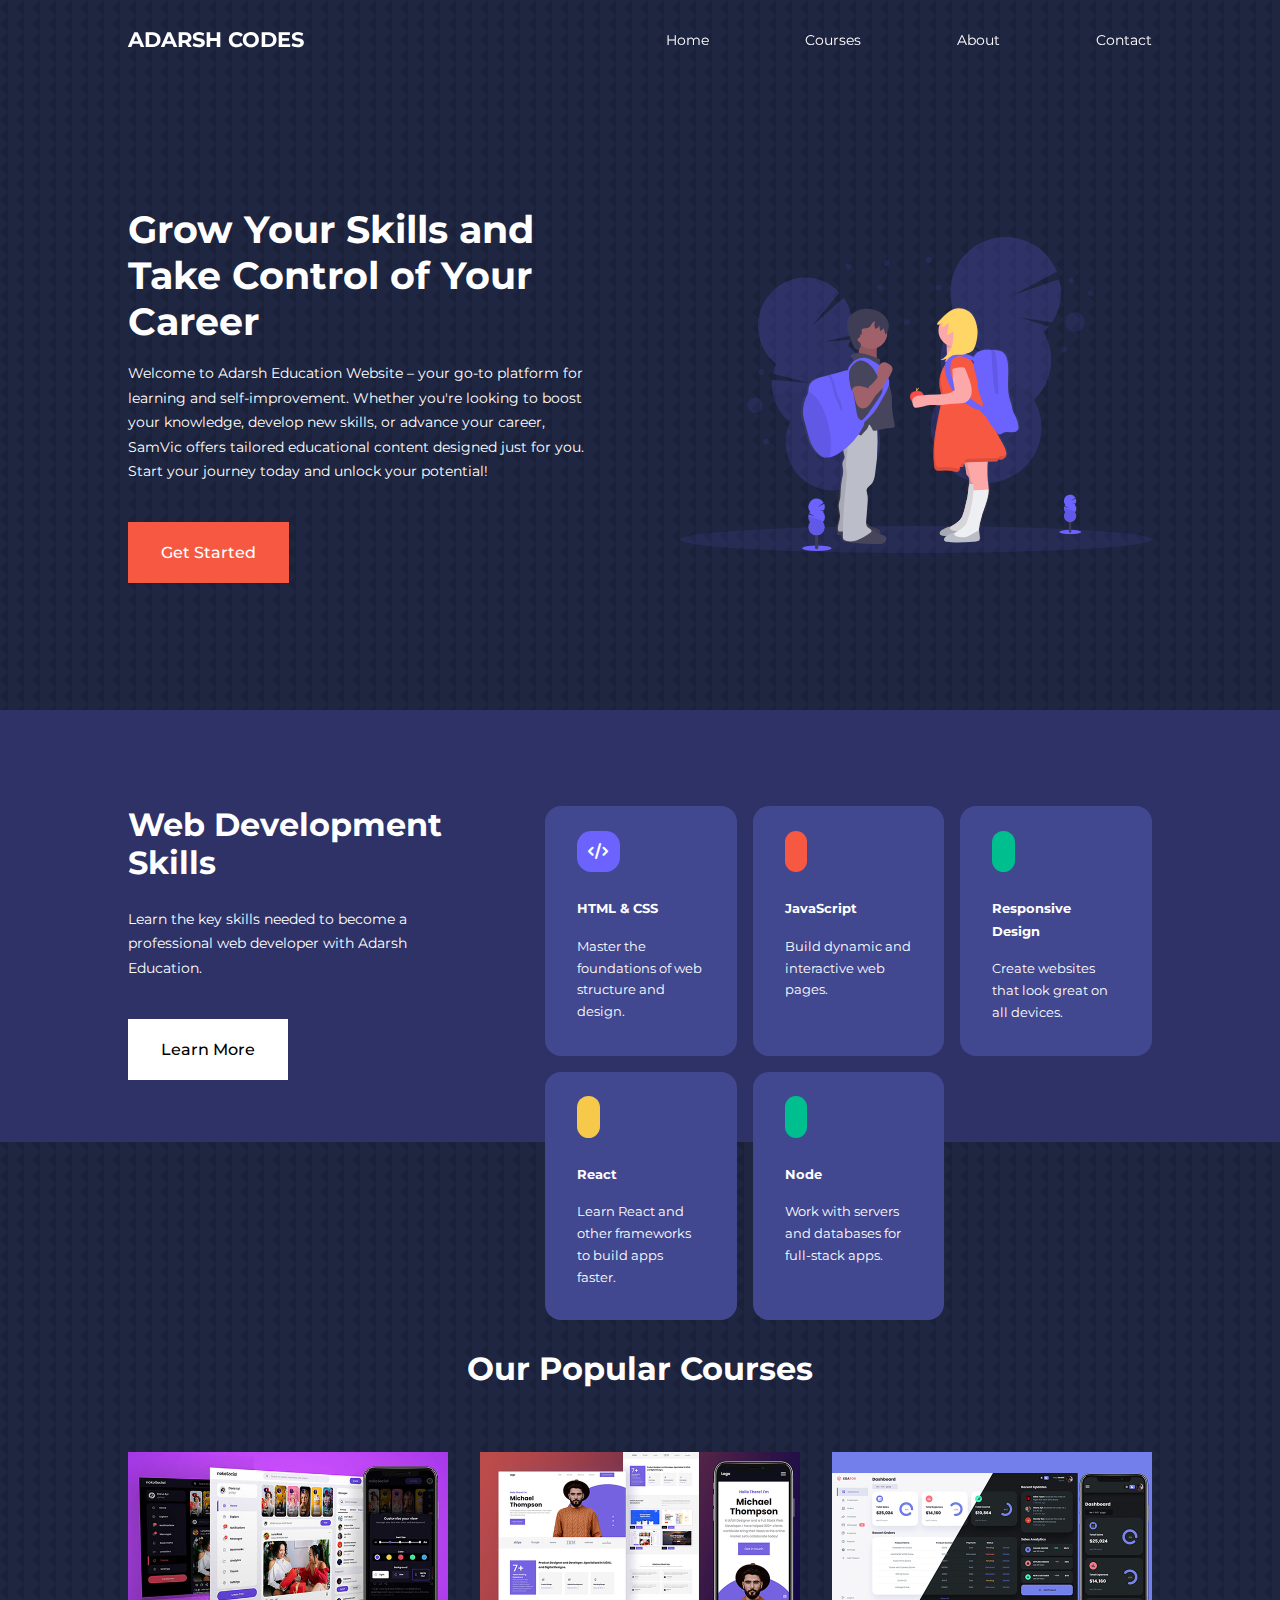
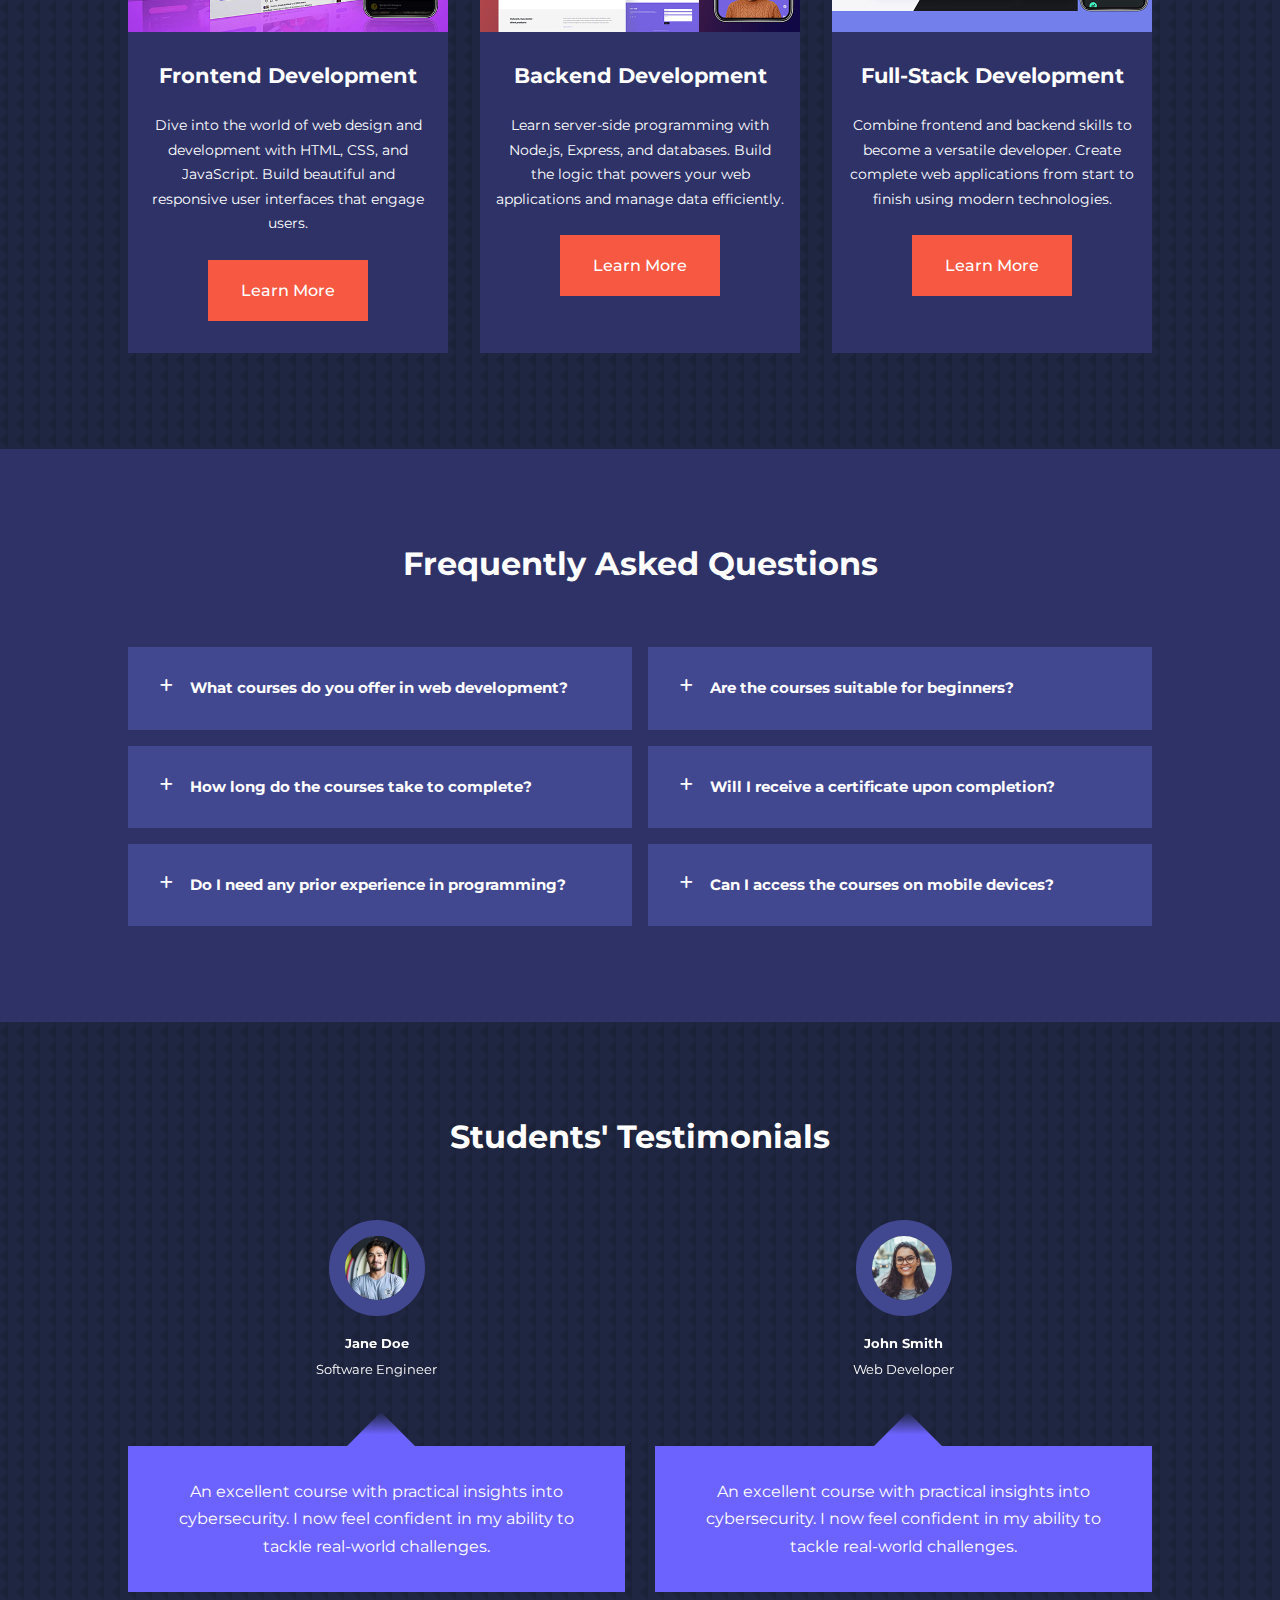
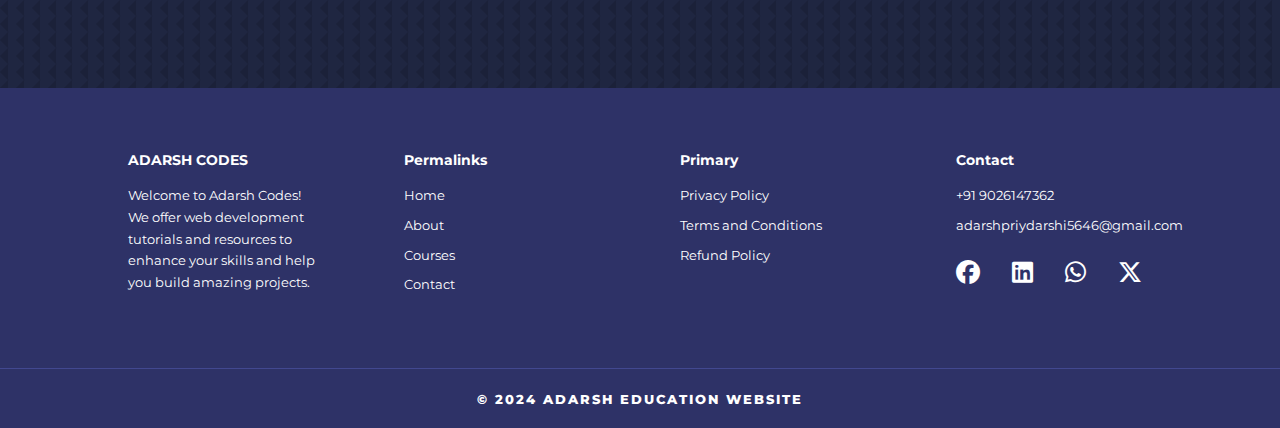
<file: EDUCATION-WEBSITE/index.html>
<!DOCTYPE html>
<html lang="en">
  <!-- ====================== HEAD ===================== -->

  <head>
    <meta charset="UTF-8" />
    <meta name="viewport" content="width=device-width, initial-scale=1.0" />

    <!-- TITLE -->

    <title>ADARSH EDUCATION WEBSITE</title>

    <!-- SWIPER JS -->

    <link
      rel="stylesheet"
      href="https://cdn.jsdelivr.net/npm/swiper@11/swiper-bundle.min.css"
    />
    <!-- FONT AWESOME -->

    <link
      rel="stylesheet"
      href="https://cdnjs.cloudflare.com/ajax/libs/font-awesome/6.6.0/css/all.min.css"
    />

    <!-- CSS STYLE LINK -->

    <link rel="stylesheet" href="style.css" />

    <!-- GOOGLE FONT -->

    <link rel="preconnect" href="https://fonts.googleapis.com" />
    <link rel="preconnect" href="https://fonts.gstatic.com" crossorigin />
    <link
      href="https://fonts.googleapis.com/css2?family=Montserrat:ital,wght@0,100..900;1,100..900&display=swap"
      rel="stylesheet"
    />

    <!-- ICON-SCOUT LINK-->

    <link
      rel="stylesheet"
      href="https://unicons.iconscout.com/release/v4.0.8/css/line.css"
    />

    <style>
      body {
        background-image: url("images/bg-texture.png");
      }
    </style>
  </head>

  <body>
    <!-- ====================== NAVBAR ===================== -->

    <nav>
      <div class="container nav-container">
        <a href="index.html"><h4>ADARSH  CODES</h4></a>

        <ul class="menu">
          <li><a href="index.html">Home</a></li>
          <li><a href="courses.html">Courses</a></li>
          <li><a href="about.html">About</a></li>
          <li><a href="contact.html">Contact</a></li>
        </ul>

        <i class="fa-solid fa-bars nav-icon open-menu"></i>
        <i class="fa-solid fa-xmark nav-icon close-menu"></i>
      </div>
    </nav>

    <!-- ====================== HEADER ===================== -->

    <header>
      <div class="container header-container">
        <div class="header-left">
          <h1>Grow Your Skills and Take Control of Your Career</h1>
    
          <p>
            Welcome to Adarsh Education Website – your go-to platform for learning and self-improvement. Whether you're looking to boost your knowledge, develop new skills, or advance your career, SamVic offers tailored educational content designed just for you. Start your journey today and unlock your potential!
          </p>
    
          <a href="/" class="btn btn-primary">Get Started</a>
        </div>
    
        <div class="header-right">
          <div class="image-container">
            <img src="images/header.svg" alt="Adarsh Education Header Image" />
          </div>
        </div>
      </div>
    </header>
    
    

    <!-- ====================== CATEGORIES ===================== -->

    <section class="categories">
      <div class="container category-container">
        <div class="category-left">
          <h2>Web Development Skills</h2>
    
          <p>
            Learn the key skills needed to become a professional web developer with Adarsh Education.
          </p>
    
          <a href="#" class="btn">Learn More</a>
        </div>
    
        <div class="category-right">
          <!-- Category 1: HTML & CSS -->
          <article class="category">
            <span class="category-icon">
              <i class="fas fa-code"></i>
            </span>
    
            <h5>HTML & CSS</h5>
    
            <p>Master the foundations of web structure and design.</p>
          </article>
    
          <!-- Category 2: JavaScript -->
          <article class="category">
            <span class="category-icon">
              <i class="uil uil-brackets-curly"></i>
            </span>
    
            <h5>JavaScript</h5>
    
            <p>Build dynamic and interactive web pages.</p>
          </article>
    
          <!-- Category 3: Responsive Design -->
          <article class="category">
            <span class="category-icon">
              <i class="uil uil-mobile-android"></i>
            </span>
    
            <h5>Responsive Design</h5>
    
            <p>Create websites that look great on all devices.</p>
          </article>
    
          <!-- Category 4: Front-End Frameworks -->
          <article class="category">
            <span class="category-icon">
              <i class="uil uil-layer-group"></i>
            </span>
    
            <h5>React</h5>
    
            <p>Learn React and other frameworks to build apps faster.</p>
          </article>
    
          <!-- Category 5: Back-End Development -->
          <article class="category">
            <span class="category-icon">
              <i class="uil uil-database"></i>
            </span>
    
            <h5>Node</h5>
    
            <p>Work with servers and databases for full-stack apps.</p>
          </article>
        </div>
      </div>
    </section>
    
    

    <!-- ====================== COURSES ===================== -->

    <section class="courses">
      <h2>Our Popular Courses</h2>
    
      <div class="container courses-container">
        <div class="courses-wrapper">
          
          <!-- Course 1: Frontend Development -->
          <div class="course">
            <img src="images/course1.jpg" alt="Frontend Development" />
    
            <div class="course-info">
              <h4>Frontend Development</h4>
    
              <p>
                Dive into the world of web design and development with HTML, CSS, and JavaScript. Build beautiful and responsive user interfaces that engage users.
              </p>
    
              <a href="courses.html" class="btn btn-primary">Learn More</a>
            </div>
          </div>
    
          <!-- Course 2: Backend Development -->
          <div class="course">
            <img src="images/course2.jpg" alt="Backend Development" />
    
            <div class="course-info">
              <h4>Backend Development</h4>
    
              <p>
                Learn server-side programming with Node.js, Express, and databases. Build the logic that powers your web applications and manage data efficiently.
              </p>
    
              <a href="courses.html" class="btn btn-primary">Learn More</a>
            </div>
          </div>
    
          <!-- Course 3: Full-Stack Development -->
          <div class="course">
            <img src="images/course3.jpg" alt="Full-Stack Development" />
    
            <div class="course-info">
              <h4>Full-Stack Development</h4>
    
              <p>
                Combine frontend and backend skills to become a versatile developer. Create complete web applications from start to finish using modern technologies.
              </p>
    
              <a href="courses.html" class="btn btn-primary">Learn More</a>
            </div>
          </div>
    
        </div>
      </div>
    </section>
    
    

    <!-- ====================== FAQ ===================== -->

    <section class="faqs">
      <h2>Frequently Asked Questions</h2>
    
      <div class="container faq-container">
        <div class="faq-wrapper">
    
          <!-- FAQ 1 -->
          <div class="faq">
            <i class="fa-solid fa-plus"></i>
            <div class="question-answer">
              <h4>What courses do you offer in web development?</h4>
              <p class="answer">
                We offer courses in Frontend Development, Backend Development, and Full-Stack Development, covering all essential skills and technologies.
              </p>
            </div>
          </div>
    
          <!-- FAQ 2 -->
          <div class="faq">
            <i class="fa-solid fa-plus"></i>
            <div class="question-answer">
              <h4>Are the courses suitable for beginners?</h4>
              <p class="answer">
                Yes, our courses are designed to cater to all skill levels, including beginners. We provide step-by-step guidance to help you build a solid foundation.
              </p>
            </div>
          </div>
    
          <!-- FAQ 3 -->
          <div class="faq">
            <i class="fa-solid fa-plus"></i>
            <div class="question-answer">
              <h4>How long do the courses take to complete?</h4>
              <p class="answer">
                The duration varies by course, but most can be completed within 4 to 8 weeks, depending on your pace and availability.
              </p>
            </div>
          </div>
    
          <!-- FAQ 4 -->
          <div class="faq">
            <i class="fa-solid fa-plus"></i>
            <div class="question-answer">
              <h4>Will I receive a certificate upon completion?</h4>
              <p class="answer">
                Yes, you will receive a certificate upon successfully completing each course, which you can showcase on your resume and LinkedIn profile.
              </p>
            </div>
          </div>
    
          <!-- FAQ 5 -->
          <div class="faq">
            <i class="fa-solid fa-plus"></i>
            <div class="question-answer">
              <h4>Do I need any prior experience in programming?</h4>
              <p class="answer">
                No prior experience is necessary, but a basic understanding of computers and the internet is helpful.
              </p>
            </div>
          </div>
    
          <!-- FAQ 6 -->
          <div class="faq">
            <i class="fa-solid fa-plus"></i>
            <div class="question-answer">
              <h4>Can I access the courses on mobile devices?</h4>
              <p class="answer">
                Yes, our courses are designed to be accessible on all devices, including smartphones and tablets, for your convenience.
              </p>
            </div>
          </div>
    
        </div>
      </div>
    </section>
    

    <!-- ====================== TESTIMONIALS ===================== -->

    <section class="container testimonials-container mySwiper">
      <h2>Students' Testimonials</h2>
      <div class="swiper-wrapper">
          <div class="testimonial swiper-slide">
              <div class="avatar">
                  <img src="images/tm1.jpg" alt="testimonial-image" />
              </div>
              <div class="testimonial-info">
                  <h5>Jane Doe</h5>
                  <small>Software Engineer</small>
              </div>
              <div class="testimonial-body">
                  <p>
                    An excellent course with practical insights into cybersecurity. I now feel confident in my ability to tackle real-world challenges.
                  </p>
              </div>
          </div>

          <div class="testimonial swiper-slide">
              <div class="avatar">
                  <img src="images/tm2.jpg" alt="testimonial-image" />
              </div>
              <div class="testimonial-info">
                  <h5>John Smith</h5>
                  <small>Web Developer</small>
              </div>
              <div class="testimonial-body">
                  <p>
                    An excellent course with practical insights into cybersecurity. I now feel confident in my ability to tackle real-world challenges.
                  </p>
              </div>
          </div>

          <div class="testimonial swiper-slide">
              <div class="avatar">
                  <img src="images/tm3.jpg" alt="testimonial-image" />
              </div>
              <div class="testimonial-info">
                  <h5>Alice Johnson</h5>
                  <small>Front-End Developer</small>
              </div>
              <div class="testimonial-body">
                  <p>
                      The curriculum was well-structured, and I appreciated the balance between theory and practical application. Highly recommend!
                  </p>
              </div>
          </div>

          <div class="testimonial swiper-slide">
              <div class="avatar">
                  <img src="images/tm4.jpg" alt="testimonial-image" />
              </div>
              <div class="testimonial-info">
                  <h5>Michael Brown</h5>
                  <small>UI/UX Designer</small>
              </div>
              <div class="testimonial-body">
                  <p>
                    This course gave me the foundation I needed to excel in DevOps. The real-world scenarios helped solidify my learning.
                  </p>
              </div>
          </div>

          <div class="testimonial swiper-slide">
              <div class="avatar">
                  <img src="images/tm5.jpg" alt="testimonial-image" />
              </div>
              <div class="testimonial-info">
                  <h5>Emily Davis</h5>
                  <small>Data Scientist</small>
              </div>
              <div class="testimonial-body">
                  <p>
                    An excellent course with practical insights into cybersecurity. I now feel confident in my ability to tackle real-world challenges.
                  </p>
              </div>
          </div>

          <div class="testimonial swiper-slide">
              <div class="avatar">
                  <img src="images/tm6.jpg" alt="testimonial-image" />
              </div>
              <div class="testimonial-info">
                  <h5>Chris Lee</h5>
                  <small>Full Stack Developer</small>
              </div>
              <div class="testimonial-body">
                  <p>
                      The community and support were amazing! I built lifelong friendships while learning valuable skills that I now use in my career.
                  </p>
              </div>
          </div>

          <div class="testimonial swiper-slide">
              <div class="avatar">
                  <img src="images/tm7.jpg" alt="testimonial-image" />
              </div>
              <div class="testimonial-info">
                  <h5>Laura Wilson</h5>
                  <small>Backend Developer</small>
              </div>
              <div class="testimonial-body">
                  <p>
                      I highly recommend this program for anyone looking to enhance their tech skills. The instructors were always available to help.
                  </p>
              </div>
          </div>

          <div class="testimonial swiper-slide">
              <div class="avatar">
                  <img src="images/tm8.jpg" alt="testimonial-image" />
              </div>
              <div class="testimonial-info">
                  <h5>David Miller</h5>
                  <small>Mobile Developer</small>
              </div>
              <div class="testimonial-body">
                  <p>
                      Thanks to the hands-on projects and expert guidance, I was able to transition into a mobile development role seamlessly.
                  </p>
              </div>
          </div>

          <div class="testimonial swiper-slide">
              <div class="avatar">
                  <img src="images/tm9.jpg" alt="testimonial-image" />
              </div>
              <div class="testimonial-info">
                  <h5>Sarah Taylor</h5>
                  <small>DevOps Engineer</small>
              </div>
              <div class="testimonial-body">
                  <p>
                      This course gave me the foundation I needed to excel in DevOps. The real-world scenarios helped solidify my learning.
                  </p>
              </div>
          </div>
          
          <div class="testimonial swiper-slide">
              <div class="avatar">
                  <img src="images/tm10.jpg" alt="testimonial-image" />
              </div>
              <div class="testimonial-info">
                  <h5>Daniel Anderson</h5>
                  <small>Cybersecurity Specialist</small>
              </div>
              <div class="testimonial-body">
                  <p>
                      An excellent course with practical insights into cybersecurity. I now feel confident in my ability to tackle real-world challenges.
                  </p>
              </div>
          </div>
      </div>

      <!-- <div class="swiper-pagination"></div> -->
  </section>
  
  

    <!-- ====================== FOOTER ===================== -->

    <footer>
      <div class="container footer-container">
        <!--  -->

        <div class="footer-1">
          <h4>ADARSH  CODES</h4>

          <p>
            Welcome to Adarsh Codes! We offer web development tutorials and resources to enhance your skills and help you build amazing projects.
          </p>
        </div>

        <div class="footer-2">
          <h4>Permalinks</h4>

          <ul class="links">
            <li><a href="index.html">Home</a></li>
            <li><a href="about.html">About</a></li>
            <li><a href="courses.html">Courses</a></li>
            <li><a href="contact.html">Contact</a></li>
          </ul>
        </div>

        <div class="footer-3">
          <h4>Primary</h4>

          <ul class="links">
            <li><a href="/">Privacy Policy</a></li>
            <li><a href="/">Terms and Conditions </a></li>
            <li><a href="/">Refund Policy</a></li>
          </ul>
        </div>

        <div class="footer-4">
          <h4>Contact</h4>

          <div>
            <li><a href="/">+91 9026147362</a></li>
            <li><a href="/">adarshpriydarshi5646@gmail.com</a></li>
          </div>

          <ul class="links icon-links">
            <li>
              <a
                href="https://www.facebook.com"
                target="_blank"
                rel="noreferrer noopener"
              >
                <i class="fa-brands fa-facebook footer-icon"></i>
              </a>
            </li>
            <li>
              <a
                href="https://www.linkedin.com"
                target="_blank"
                rel="noreferrer noopener"
              >
                <i class="fa-brands fa-linkedin footer-icon"></i>
              </a>
            </li>
            <li>
              <a
                href="https://wa.me"
                target="_blank"
                rel="noreferrer noopener"
              >
                <i class="fa-brands fa-whatsapp footer-icon"></i>
              </a>
            </li>
            
            <li>
              <a
                href="https://x.com"
                target="_blank"
                rel="noreferrer noopener"
              >
                <i class="fa-brands fa-x-twitter footer-icon"></i>
              </a>
            </li>
          </ul>
          
        </div>
      </div>
    </footer>

    <!-- ====================== COPYRIGHT ===================== -->

    <div class="copyright">
      <small>&copy; 2024 ADARSH  EDUCATION WEBSITE </small>
    </div>

    <script src="index.js"></script>
    <script src="https://cdn.jsdelivr.net/npm/swiper@11/swiper-bundle.min.js"></script>
    
    <script>
      var swiper = new Swiper(".mySwiper", {
        slidesPerView: 1, // Default for smaller screens
        spaceBetween: 30,
        pagination: {
          el: ".swiper-pagination",
          clickable: true, // Make the pagination dots clickable
        },
        navigation: false, // Disable navigation arrows
        breakpoints: {
          600: {
            slidesPerView: 2, // Two slides for larger screens
          },
        },
        effect: "slide", // 'slide' is the default
        speed: 500, // Duration of the transition
      });
    </script>
    
    
  </body>
</html>
</file>
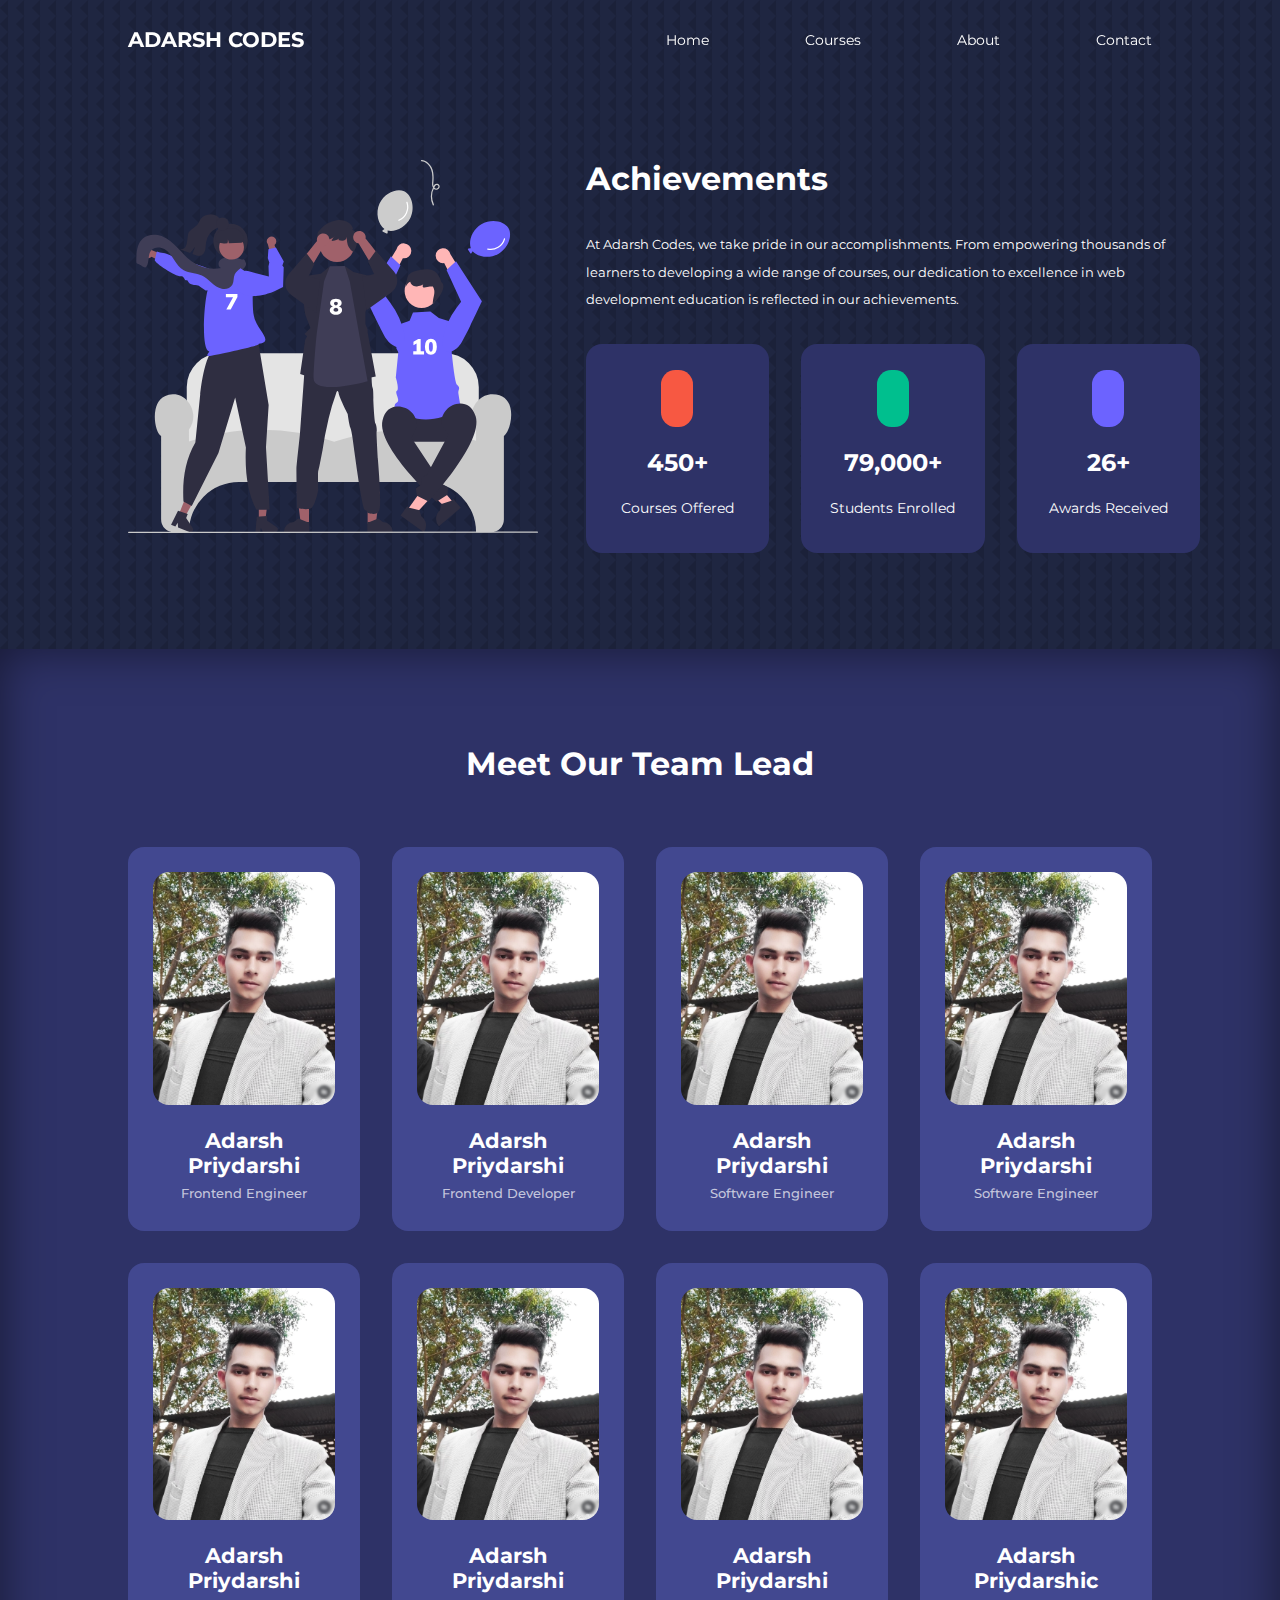
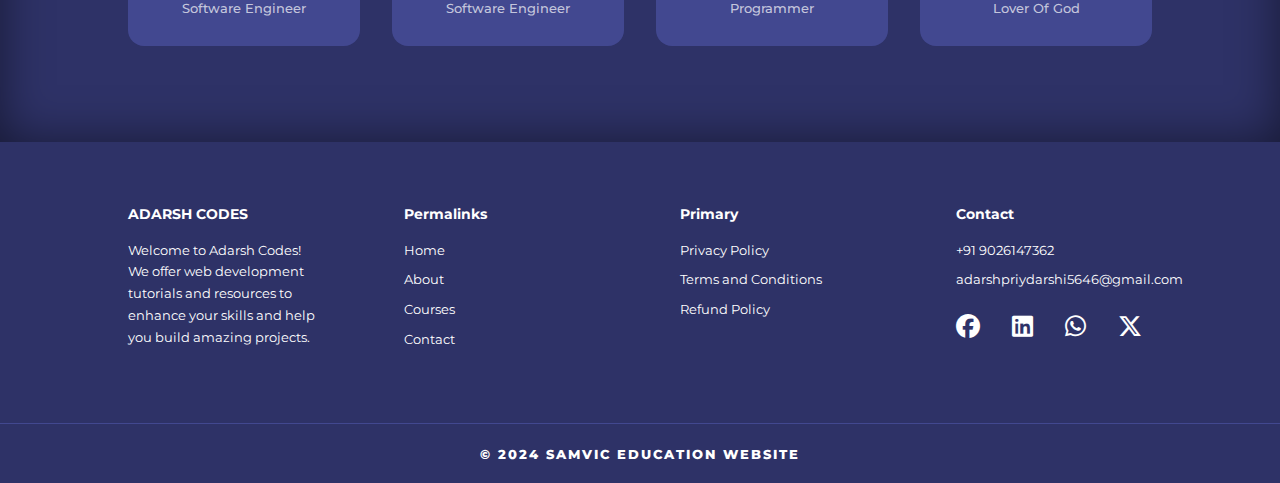
<file: EDUCATION-WEBSITE/about.html>
<!DOCTYPE html>
<html lang="en">
  <head>
    <meta charset="UTF-8" />
    <meta name="viewport" content="width=device-width, initial-scale=1.0" />

    <!-- TITLE -->

    <title>ADARSH EDUCATION WEBSITE</title>

    <link
      rel="stylesheet"
      href="https://cdnjs.cloudflare.com/ajax/libs/font-awesome/6.6.0/css/all.min.css"
    />

    <!-- CSS STYLE LINK -->

    <link rel="stylesheet" href="style.css" />
    <link rel="stylesheet" href="about.css" />

    <!-- GOOGLE FONT -->

    <link rel="preconnect" href="https://fonts.googleapis.com" />
    <link rel="preconnect" href="https://fonts.gstatic.com" crossorigin />
    <link
      href="https://fonts.googleapis.com/css2?family=Montserrat:ital,wght@0,100..900;1,100..900&display=swap"
      rel="stylesheet"
    />

    <!-- ICON-SCOUT LINK-->

    <link
      rel="stylesheet"
      href="https://unicons.iconscout.com/release/v4.0.8/css/line.css"
    />

    <style>
      body {
        background-image: url("./images/bg-texture.png");
      }
    </style>
  </head>
  <body>
    <!-- ====================== NAVBAR ===================== -->

    <nav>
      <div class="container nav-container">
        <a href="/"><h4>ADARSH CODES</h4></a>

        <ul class="menu">
          <li><a href="index.html">Home</a></li>
          <li><a href="courses.html">Courses</a></li>
          <li><a href="about.html">About</a></li>
          <li><a href="contact.html">Contact</a></li>
        </ul>

        <i class="fa-solid fa-bars nav-icon open-menu"></i>
        <i class="fa-solid fa-xmark nav-icon close-menu"></i>
      </div>
    </nav>

    <!-- ====================== ACHIEVEMENTS ===================== -->

    <section class="achievements">
      <div class="container achievements-container">
        <div class="achievement-left">
          <img src="images/about achievements.svg" alt="Achievements Illustration" />
        </div>
    
        <div class="achievement-right">
          <div>
            <h2>Achievements</h2>
    
            <small class="achievement-right-small">
              At Adarsh Codes, we take pride in our accomplishments. From empowering thousands of learners to developing a wide range of courses, our dedication to excellence in web development education is reflected in our achievements.
            </small>
          </div>
    
          <div class="achievement-cards">
            <!--  -->
            <div class="achievement-card">
              <span class="achievement-card-icon">
                <i class="uil uil-book-open"></i>
              </span>
    
              <h3>450+</h3>
    
              <small> Courses Offered </small>
            </div>
    
            <div class="achievement-card">
              <span class="achievement-card-icon">
                <i class="uil uil-users-alt"></i>
              </span>
    
              <h3>79,000+</h3>
    
              <small> Students Enrolled </small>
            </div>
    
            <div class="achievement-card">
              <span class="achievement-card-icon">
                <i class="uil uil-trophy"></i>
              </span>
    
              <h3>26+</h3>
    
              <small> Awards Received </small>
            </div>
            <!--  -->
          </div>
        </div>
      </div>
    </section>
    

    <!-- ====================== TEAM ===================== -->

    <section class="team-section">
      <h2>Meet Our Team Lead</h2>

      <div class="container team-container">
        <!--  -->

        <div class="team">
          <div class="avatar">
            <img src="images/myimg.png" alt="" />
          </div>

          <div class="team-info">
            <h4>Adarsh Priydarshi</h4>

            <small>Frontend Engineer</small>
          </div>

          <div class="team-socials">
            <li>
              <a
                href="https://www.linkedin.com"
                target="_blank"
                rel="noreferrer noopener"
                ><i class="fa-brands fa-linkedin"></i
              ></a>
            </li>
            <li>
              <a
                href="https://wa.me"
                target="_blank"
                rel="noreferrer noopener"
                ><i class="fa-brands fa-whatsapp"></i
              ></a>
            </li>
            <li>
              <a
                href="https://x.com"
                target="_blank"
                rel="noreferrer noopener"
                ><i class="fa-brands fa-x-twitter"></i
              ></a>
            </li>
          </div>
        </div>

        <div class="team">
          <div class="avatar">
            <img src="images/myimg.png" alt="" />
          </div>

          <div class="team-info">
            <h4>Adarsh Priydarshi</h4>

            <small>Frontend Developer</small>
          </div>

          <div class="team-socials">
            <li>
              <a
                href="https://www.linkedin.com"
                target="_blank"
                rel="noreferrer noopener"
                ><i class="fa-brands fa-linkedin"></i
              ></a>
            </li>
            <li>
              <a
                href="https://wa.me"
                target="_blank"
                rel="noreferrer noopener"
                ><i class="fa-brands fa-whatsapp"></i
              ></a>
            </li>
            <li>
              <a
                href="https://x.com"
                target="_blank"
                rel="noreferrer noopener"
                ><i class="fa-brands fa-x-twitter"></i
              ></a>
            </li>
          </div>
        </div>

        <div class="team">
          <div class="avatar">
            <img src="images/myimg.png" alt="" />
          </div>

          <div class="team-info">
            <h4>Adarsh Priydarshi</h4>

            <small>Software Engineer</small>
          </div>

          <div class="team-socials">
            <li>
              <a
                href="https://www.linkedin.com"
                target="_blank"
                rel="noreferrer noopener"
                ><i class="fa-brands fa-linkedin"></i
              ></a>
            </li>
            <li>
              <a
                href="https://wa.me"
                target="_blank"
                rel="noreferrer noopener"
                ><i class="fa-brands fa-whatsapp"></i
              ></a>
            </li>
            <li>
              <a
                href="https://x.com"
                target="_blank"
                rel="noreferrer noopener"
                ><i class="fa-brands fa-x-twitter"></i
              ></a>
            </li>
          </div>
        </div>

        <div class="team">
          <div class="avatar">
            <img src="images/myimg.png" alt="" />
          </div>

          <div class="team-info">
            <h4>Adarsh Priydarshi</h4>

            <small>Software Engineer</small>
          </div>

          <div class="team-socials">
            <li>
              <a
                href="https://www.linkedin.com"
                target="_blank"
                rel="noreferrer noopener"
                ><i class="fa-brands fa-linkedin"></i
              ></a>
            </li>
            <li>
              <a
                href="https://wa.me"
                target="_blank"
                rel="noreferrer noopener"
                ><i class="fa-brands fa-whatsapp"></i
              ></a>
            </li>
            <li>
              <a
                href="https://x.com"
                target="_blank"
                rel="noreferrer noopener"
                ><i class="fa-brands fa-x-twitter"></i
              ></a>
            </li>
          </div>
        </div>

        <div class="team">
          <div class="avatar">
            <img src="images/myimg.png" alt="" />
          </div>

          <div class="team-info">
            <h4>Adarsh Priydarshi</h4>

            <small>Software Engineer</small>
          </div>

          <div class="team-socials">
            <li>
              <a
                href="https://www.linkedin.com"
                target="_blank"
                rel="noreferrer noopener"
                ><i class="fa-brands fa-linkedin"></i
              ></a>
            </li>
            <li>
              <a
                href="https://wa.me"
                target="_blank"
                rel="noreferrer noopener"
                ><i class="fa-brands fa-whatsapp"></i
              ></a>
            </li>
            <li>
              <a
                href="https://x.com"
                target="_blank"
                rel="noreferrer noopener"
                ><i class="fa-brands fa-x-twitter"></i
              ></a>
            </li>
          </div>
        </div>

        <div class="team">
          <div class="avatar">
            <img src="images/myimg.png" alt="" />
          </div>

          <div class="team-info">
            <h4>Adarsh Priydarshi</h4>

            <small>Software Engineer</small>
          </div>

          <div class="team-socials">
            <li>
              <a
                href="https://www.linkedin.com"
                target="_blank"
                rel="noreferrer noopener"
                ><i class="fa-brands fa-linkedin"></i
              ></a>
            </li>
            <li>
              <a
                href="https://wa.me"
                target="_blank"
                rel="noreferrer noopener"
                ><i class="fa-brands fa-whatsapp"></i
              ></a>
            </li>
            <li>
              <a
                href="https://x.com"
                target="_blank"
                rel="noreferrer noopener"
                ><i class="fa-brands fa-x-twitter"></i
              ></a>
            </li>
          </div>
        </div>

        <div class="team">
          <div class="avatar">
            <img src="images/myimg.png" alt="" />
          </div>

          <div class="team-info">
            <h4>Adarsh Priydarshi</h4>

            <small>Programmer</small>
          </div>

          <div class="team-socials">
            <li>
              <a
                href="https://www.linkedin.com"
                target="_blank"
                rel="noreferrer noopener"
                ><i class="fa-brands fa-linkedin"></i
              ></a>
            </li>
            <li>
              <a
                href="https://wa.me"
                target="_blank"
                rel="noreferrer noopener"
                ><i class="fa-brands fa-whatsapp"></i
              ></a>
            </li>
            <li>
              <a
                href="https://x.com"
                target="_blank"
                rel="noreferrer noopener"
                ><i class="fa-brands fa-x-twitter"></i
              ></a>
            </li>
          </div>
        </div>

        <div class="team">
          <div class="avatar">
            <img src="images/myimg.png" alt="" />
          </div>

          <div class="team-info">
            <h4>Adarsh Priydarshic</h4>

            <small>Lover Of God</small>
          </div>

          <div class="team-socials">
            <li>
              <a
                href="https://www.linkedin.com"
                target="_blank"
                rel="noreferrer noopener"
                ><i class="fa-brands fa-linkedin"></i
              ></a>
            </li>
            <li>
              <a
                href="https://wa.me"
                target="_blank"
                rel="noreferrer noopener"
                ><i class="fa-brands fa-whatsapp"></i
              ></a>
            </li>
            <li>
              <a
                href="https://x.com"
                target="_blank"
                rel="noreferrer noopener"
                ><i class="fa-brands fa-x-twitter"></i
              ></a>
            </li>
          </div>
        </div>

        <!--  -->
      </div>
    </section>

    <!-- ====================== FOOTER ===================== -->

    <footer>
      <div class="container footer-container">
        <!--  -->

        <div class="footer-1">
          <h4>ADARSH CODES</h4>

          <p>
            Welcome to Adarsh Codes! We offer web development tutorials and resources to enhance your skills and help you build amazing projects.
          </p>
        </div>

        <div class="footer-2">
          <h4>Permalinks</h4>

          <ul class="links">
            <li><a href="index.html">Home</a></li>
            <li><a href="about.html">About</a></li>
            <li><a href="courses.html">Courses</a></li>
            <li><a href="contact.html">Contact</a></li>
          </ul>
        </div>

        <div class="footer-3">
          <h4>Primary</h4>

          <ul class="links">
            <li><a href="/">Privacy Policy</a></li>
            <li><a href="/">Terms and Conditions </a></li>
            <li><a href="/">Refund Policy</a></li>
          </ul>
        </div>

        <div class="footer-4">
          <h4>Contact</h4>

          <div>
            <li><a href="/">+91 9026147362</a></li>
            <li><a href="/">adarshpriydarshi5646@gmail.com</a></li>
          </div>

          <ul class="links icon-links">
            <li>
              <a
                href="https://www.facebook.com"
                target="_blank"
                rel="noreferrer noopener"
              >
                <i class="fa-brands fa-facebook footer-icon"></i>
              </a>
            </li>
            <li>
              <a
                href="https://www.linkedin.com"
                target="_blank"
                rel="noreferrer noopener"
              >
                <i class="fa-brands fa-linkedin footer-icon"></i>
              </a>
            </li>
            <li>
              <a
                href="https://wa.me"
                target="_blank"
                rel="noreferrer noopener"
              >
                <i class="fa-brands fa-whatsapp footer-icon"></i>
              </a>
            </li>
            <li>
              <a
                href="https://x.com"
                target="_blank"
                rel="noreferrer noopener"
              >
                <i class="fa-brands fa-x-twitter footer-icon"></i>
              </a>
            </li>
          </ul>
        </div>
      </div>
    </footer>

    <!-- ====================== COPYRIGHT ===================== -->

    <div class="copyright">
      <small>&copy; 2024 SAMVIC EDUCATION WEBSITE </small>
    </div>

    <script src="index.js"></script>
  </body>
</html>
</file>
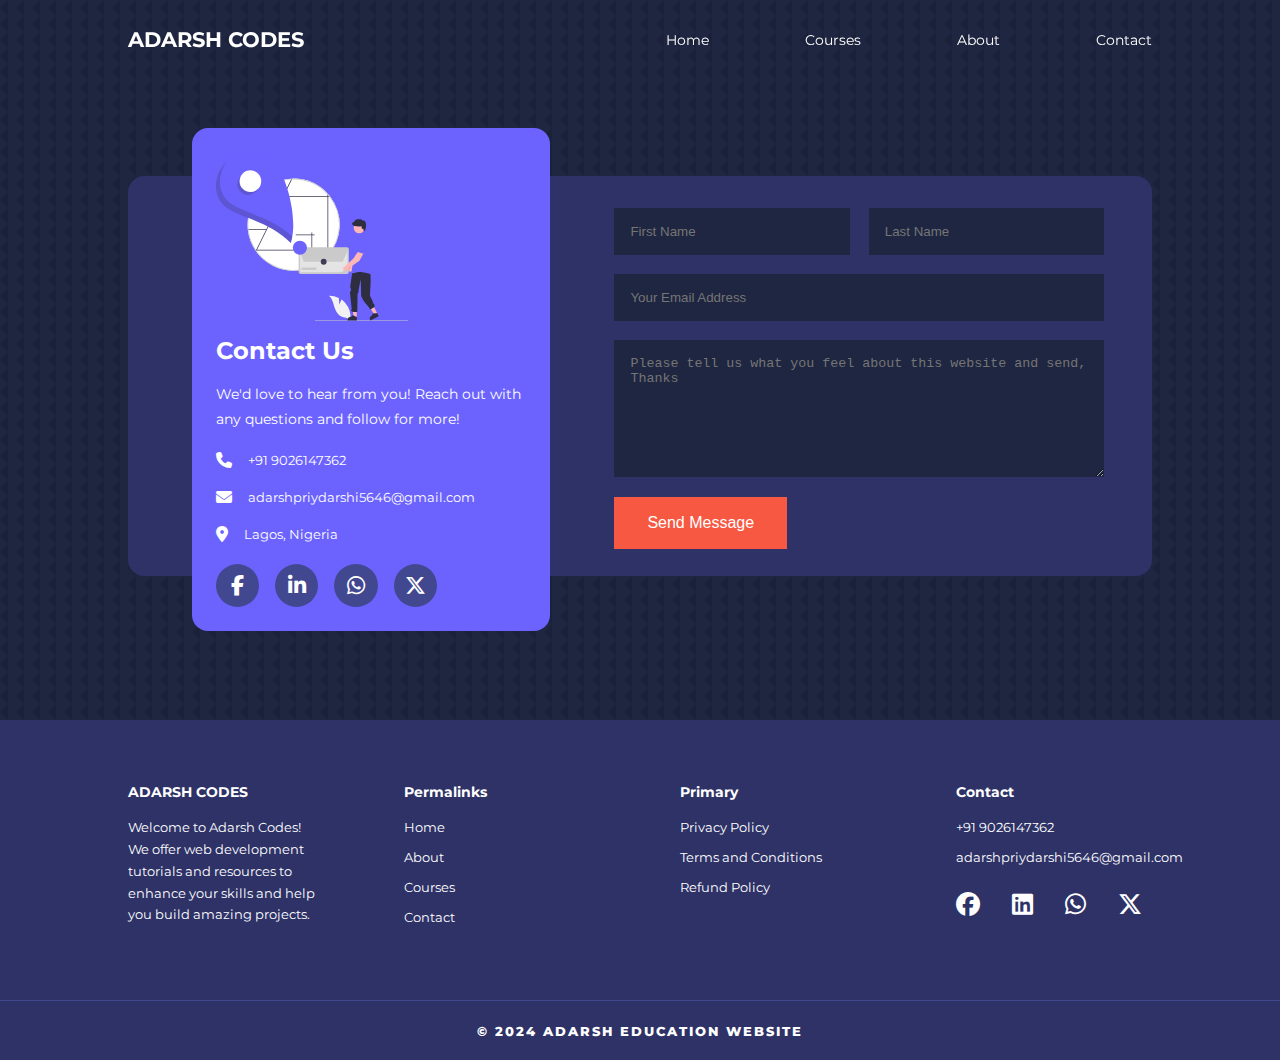
<file: EDUCATION-WEBSITE/contact.html>
<!DOCTYPE html>
<html lang="en">
  <head>
    <meta charset="UTF-8" />
    <meta name="viewport" content="width=device-width, initial-scale=1.0" />

    <!-- TITLE -->

    <title>ADARSH EDUCATION WEBSITE</title>

    <link
      rel="stylesheet"
      href="https://cdnjs.cloudflare.com/ajax/libs/font-awesome/6.6.0/css/all.min.css"
    />

    <!-- CSS STYLE LINK -->

    <link rel="stylesheet" href="style.css" />
    <link rel="stylesheet" href="contact.css" />

    <!-- GOOGLE FONT -->

    <link rel="preconnect" href="https://fonts.googleapis.com" />
    <link rel="preconnect" href="https://fonts.gstatic.com" crossorigin />
    <link
      href="https://fonts.googleapis.com/css2?family=Montserrat:ital,wght@0,100..900;1,100..900&display=swap"
      rel="stylesheet"
    />

    <!-- ICON-SCOUT LINK-->

    <link
      rel="stylesheet"
      href="https://unicons.iconscout.com/release/v4.0.8/css/line.css"
    />

    <style>
      body {
        background-image: url("images/bg-texture.png");
      }
    </style>
  </head>
  <body>
    <!-- ====================== NAVBAR ===================== -->

    <nav>
      <div class="container nav-container">
        <a href="index.html"><h4>ADARSH CODES</h4></a>

        <ul class="menu">
          <li><a href="index.html">Home</a></li>
          <li><a href="courses.html">Courses</a></li>
          <li><a href="about.html">About</a></li>
          <li><a href="contact.html">Contact</a></li>
        </ul>

        <i class="fa-solid fa-bars nav-icon open-menu"></i>
        <i class="fa-solid fa-xmark nav-icon close-menu"></i>
      </div>
    </nav>

    <!-- ====================== CONTACT ===================== -->

    <section class="contact">
      <div class="container contact-container">
        <!-- ====================== CONTACT LEFT ===================== -->
    
        <div class="contact-left">
          <div class="avatar">
            <img src="images/contact.svg" alt="Contact Us Illustration" />
          </div>
    
          <div class="contact-us">
            <h3>Contact Us</h3>
            <p>We'd love to hear from you! Reach out with any questions and follow for more!</p>
          </div>
    
          <div class="contact-info">
            <div class="contact-credentials">
              <span><i class="fa-solid fa-phone"></i></span>
              <small>+91 9026147362</small>
            </div>
    
            <div class="contact-credentials">
              <span><i class="fa-solid fa-envelope"></i></span>
              <small>adarshpriydarshi5646@gmail.com</small>
            </div>
    
            <div class="contact-credentials">
              <span><i class="fa-solid fa-location-dot"></i></span>
              <small>Lagos, Nigeria</small>
            </div>
          </div>
    
          <div class="contact-socials">
            <a
              href="https://www.facebook.com"
              target="_blank"
              rel="noreferrer noopener"
            >
              <i class="fa-brands fa-facebook-f"></i>
            </a>
            <a
              href="https://www.linkedin.com"
              target="_blank"
              rel="noreferrer noopener"
            >
              <i class="fa-brands fa-linkedin-in"></i>
            </a>
            <a
              href="https://wa.me"
              target="_blank"
              rel="noreferrer noopener"
            >
              <i class="fa-brands fa-whatsapp"></i>
            </a>
            <a
              href="https://x.com"
              target="_blank"
              rel="noreferrer noopener"
            >
              <i class="fa-brands fa-x-twitter footer-icon"></i>
            </a>
          </div>
        </div>
    
        <!-- ====================== CONTACT RIGHT ===================== -->
    
        <div class="contact-right">
          <form
            target="_blank"
            action="https://formspree.io/f/meoqjjgr"
            method="POST"
          >
            <div class="input-info">
              <input
                type="text"
                name="First Name"
                placeholder="First Name"
                required
              />
              <input
                type="text"
                name="Last Name"
                placeholder="Last Name"
                required
              />
            </div>
    
            <input
              type="email"
              name="Email Address"
              placeholder="Your Email Address"
              required
            />
            <textarea
              name="Message"
              rows="7"
              placeholder="Please tell us what you feel about this website and send, Thanks"
              required
            ></textarea>
    
            <button type="submit" class="btn btn-primary contact-btn">
              Send Message
            </button>
          </form>
        </div>
      </div>
    </section>
    

    <footer>
      <div class="container footer-container">
        <!--  -->

        <div class="footer-1">
          <h4>ADARSH  CODES</h4>

          <p>
            Welcome to Adarsh Codes! We offer web development tutorials and resources to enhance your skills and help you build amazing projects.
          </p>
        </div>

        <div class="footer-2">
          <h4>Permalinks</h4>

          <ul class="links">
            <li><a href="index.html">Home</a></li>
            <li><a href="about.html">About</a></li>
            <li><a href="courses.html">Courses</a></li>
            <li><a href="contact.html">Contact</a></li>
          </ul>
        </div>

        <div class="footer-3">
          <h4>Primary</h4>

          <ul class="links">
            <li><a href="/">Privacy Policy</a></li>
            <li><a href="/">Terms and Conditions </a></li>
            <li><a href="/">Refund Policy</a></li>
          </ul>
        </div>

        <div class="footer-4">
          <h4>Contact</h4>

          <div>
            <li><a href="/">+91 9026147362</a></li>
            <li><a href="/">adarshpriydarshi5646@gmail.com</a></li>
          </div>

          <ul class="links icon-links">
            <li>
              <a
                href="https://www.facebook.com"
                target="_blank"
                rel="noreferrer noopener"
              >
                <i class="fa-brands fa-facebook footer-icon"></i>
              </a>
            </li>
            <li>
              <a
                href="https://www.linkedin.com"
                target="_blank"
                rel="noreferrer noopener"
              >
                <i class="fa-brands fa-linkedin footer-icon"></i>
              </a>
            </li>
            <li>
              <a
                href="https://wa.me"
                target="_blank"
                rel="noreferrer noopener"
              >
                <i class="fa-brands fa-whatsapp footer-icon"></i>
              </a>
            </li>
            <li>
              <a
                href="https://x.com"
                target="_blank"
                rel="noreferrer noopener"
              >
                <i class="fa-brands fa-x-twitter footer-icon"></i>
              </a>
            </li>
          </ul>
        </div>
      </div>
    </footer>

    <div class="copyright">
      <small>&copy; 2024 ADARSH  EDUCATION WEBSITE </small>
    </div>

    <script src="index.js"></script>
  </body>
</html>
</file>
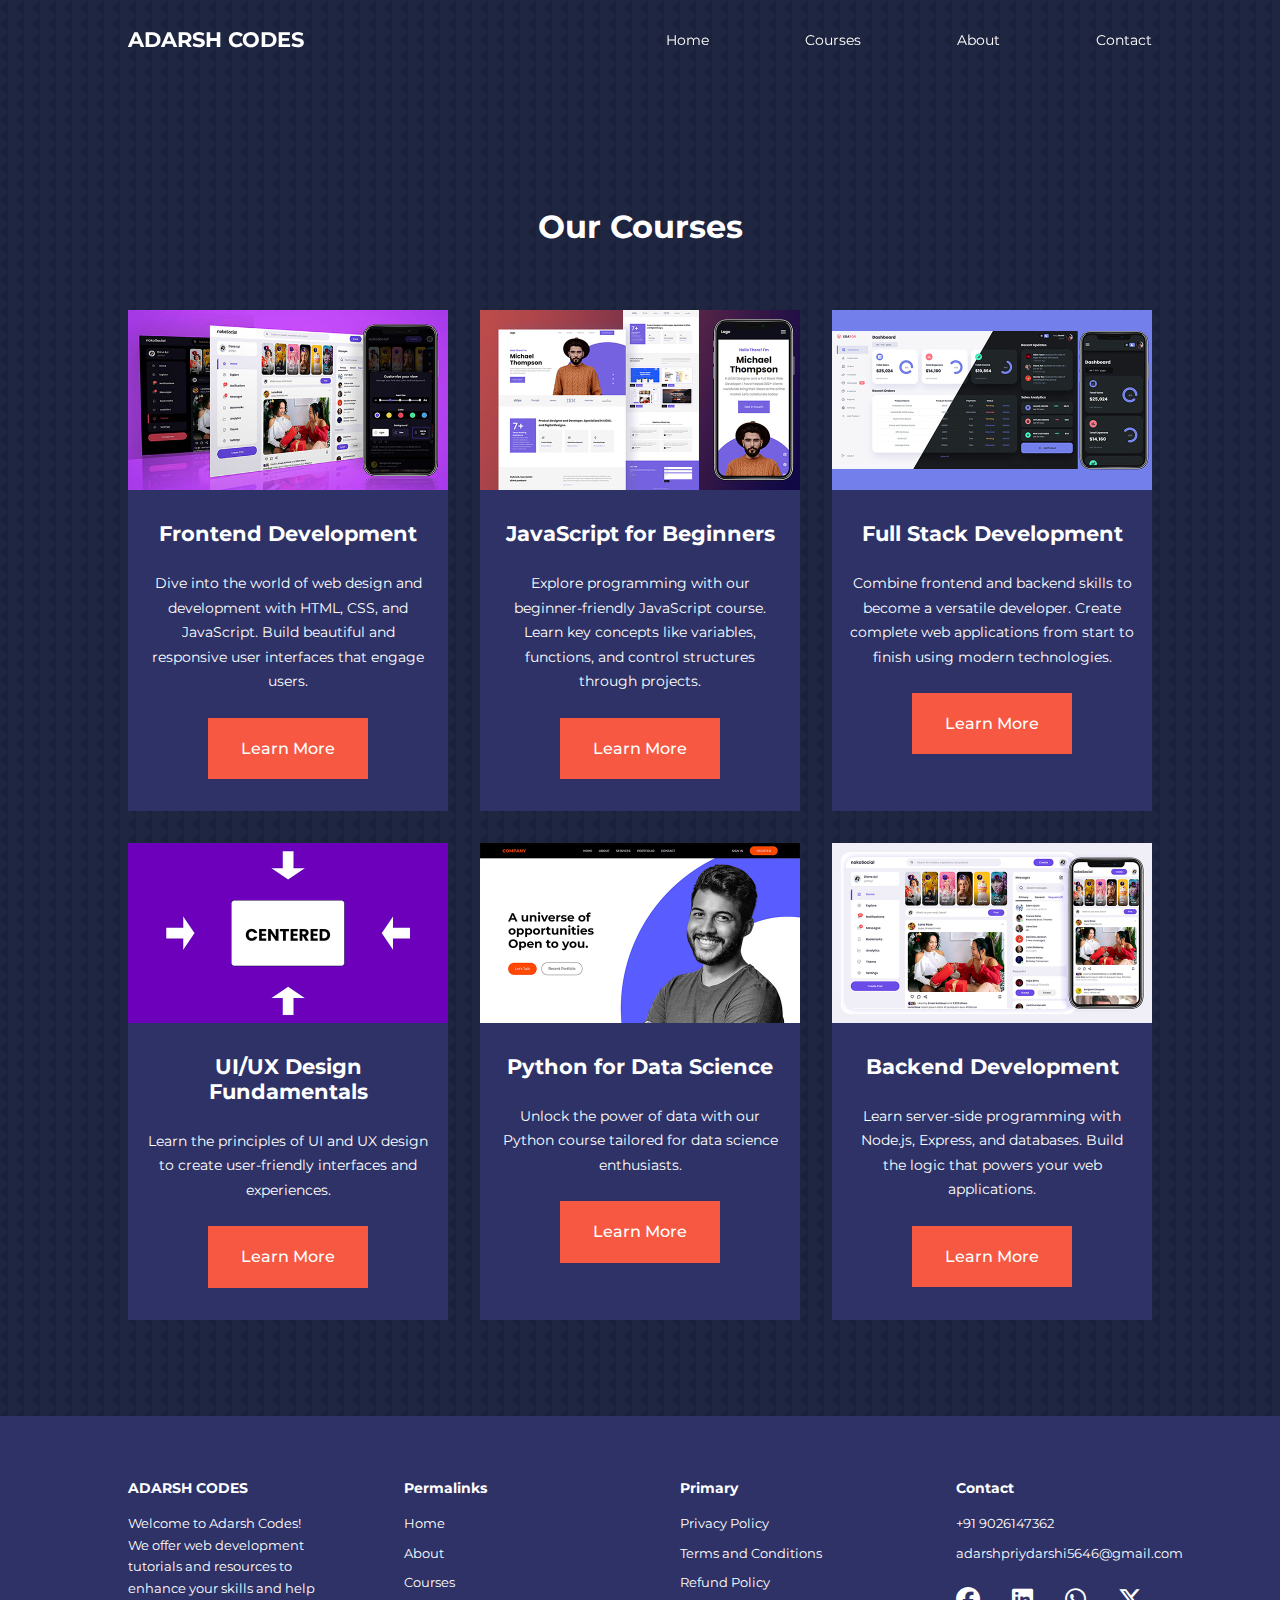
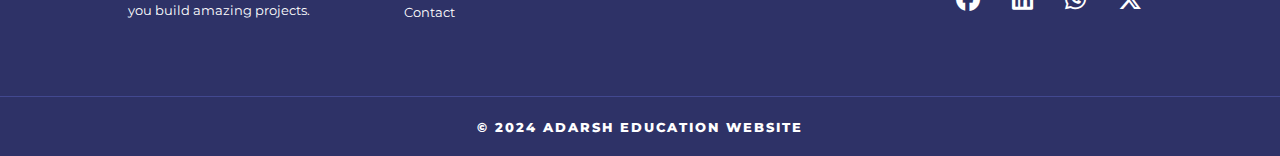
<file: EDUCATION-WEBSITE/courses.html>
<!DOCTYPE html>
<html lang="en">
  <head>
    <meta charset="UTF-8" />
    <meta name="viewport" content="width=device-width, initial-scale=1.0" />

    <!-- TITLE -->

    <title>ADARSH EDUCATION WEBSITE</title>

    <link
      rel="stylesheet"
      href="https://cdnjs.cloudflare.com/ajax/libs/font-awesome/6.6.0/css/all.min.css"
    />

    <!-- CSS STYLE LINK -->

    <link rel="stylesheet" href="style.css" />

    <!-- GOOGLE FONT -->

    <link rel="preconnect" href="https://fonts.googleapis.com" />
    <link rel="preconnect" href="https://fonts.gstatic.com" crossorigin />
    <link
      href="https://fonts.googleapis.com/css2?family=Montserrat:ital,wght@0,100..900;1,100..900&display=swap"
      rel="stylesheet"
    />

    <!-- ICON-SCOUT LINK-->

    <link
      rel="stylesheet"
      href="https://unicons.iconscout.com/release/v4.0.8/css/line.css"
    />

    <style>
      body {
        background-image: url("images/bg-texture.png");
      }
    </style>
  </head>
  <body>
    <!-- ====================== NAVBAR ===================== -->

    <nav>
      <div class="container nav-container">
        <a href="index.html"><h4>ADARSH CODES</h4></a>

        <ul class="menu">
          <li><a href="index.html">Home</a></li>
          <li><a href="courses.html">Courses</a></li>
          <li><a href="about.html">About</a></li>
          <li><a href="contact.html">Contact</a></li>
        </ul>

        <i class="fa-solid fa-bars nav-icon open-menu"></i>
        <i class="fa-solid fa-xmark nav-icon close-menu"></i>
      </div>
    </nav>

    <!-- ====================== COURSES ===================== -->

    <section class="courses">
      <h2>Our Courses</h2>
    
      <div class="container courses-container">
        <div class="courses-wrapper">
          <div class="course">
            <img src="images/course1.jpg" alt="Responsive Social Media Website UI Design" />
    
            <div class="course-info">
              <h4>Frontend Development</h4>
    
              <p>
                Dive into the world of web design and development with HTML, CSS, and JavaScript. Build beautiful and responsive user interfaces that engage users.
              </p>
    
              <a href="courses/social-media-ui" class="btn btn-primary">Learn More</a>
            </div>
          </div>
    
          <div class="course">
            <img src="images/course2.jpg" alt="JavaScript for Beginners" />
    
            <div class="course-info">
              <h4>JavaScript for Beginners</h4>
    
              <p>
                Explore programming with our beginner-friendly JavaScript course. Learn key concepts like variables, functions, and control structures through projects.



              </p>
    
              <a href="courses/javascript-beginners" class="btn btn-primary">Learn More</a>
            </div>
          </div>
    
          <div class="course">
            <img src="images/course3.jpg" alt="Full Stack Web Development" />
    
            <div class="course-info">
              <h4>Full Stack Development</h4>
    
              <p>
                Combine frontend and backend skills to become a versatile developer. Create complete web applications from start to finish using modern technologies.
              </p>
    
              <a href="courses/full-stack-development" class="btn btn-primary">Learn More</a>
            </div>
          </div>
    
          <div class="course">
            <img src="images/course4.jpg" alt="UI/UX Design Fundamentals" />
    
            <div class="course-info">
              <h4>UI/UX Design Fundamentals</h4>
    
              <p>
                Learn the principles of UI and UX design to create user-friendly interfaces and experiences.
              </p>
    
              <a href="courses/ui-ux-design-fundamentals" class="btn btn-primary">Learn More</a>
            </div>
          </div>
    
          <div class="course">
            <img src="images/course5.jpg" alt="Python for Data Science" />
    
            <div class="course-info">
              <h4>Python for Data Science</h4>
    
              <p>
                Unlock the power of data with our Python course tailored for data science enthusiasts.
              </p>
    
              <a href="courses/python-data-science" class="btn btn-primary">Learn More</a>
            </div>
          </div>
    
          <div class="course">
            <img src="images/course6.jpg" alt="Introduction to React" />
    
            <div class="course-info">
              <h4>Backend Development</h4>
    
              <p>
                Learn server-side programming with Node.js, Express, and databases. Build the logic that powers your web applications.
              </p>
    
              <a href="courses/introduction-react" class="btn btn-primary">Learn More</a>
            </div>
          </div>
        </div>
      </div>
    </section>
    

    <footer>
      <div class="container footer-container">
        <!--  -->

        <div class="footer-1">
          <h4>ADARSH  CODES</h4>

          <p>
            Welcome to Adarsh Codes! We offer web development tutorials and resources to enhance your skills and help you build amazing projects.
          </p>
        </div>

        <div class="footer-2">
          <h4>Permalinks</h4>

          <ul class="links">
            <li><a href="index.html">Home</a></li>
            <li><a href="about.html">About</a></li>
            <li><a href="courses.html">Courses</a></li>
            <li><a href="contact.html">Contact</a></li>
          </ul>
        </div>

        <div class="footer-3">
          <h4>Primary</h4>

          <ul class="links">
            <li><a href="/">Privacy Policy</a></li>
            <li><a href="/">Terms and Conditions </a></li>
            <li><a href="/">Refund Policy</a></li>
          </ul>
        </div>

        <div class="footer-4">
          <h4>Contact</h4>

          <div>
            <li><a href="/">+91 9026147362</a></li>
            <li><a href="/">adarshpriydarshi5646@gmail.com</a></li>
          </div>

          <ul class="links icon-links">
            <li>
              <a
                href="https://www.facebook.com"
                target="_blank"
                rel="noreferrer noopener"
              >
                <i class="fa-brands fa-facebook footer-icon"></i>
              </a>
            </li>
            <li>
              <a
                href="https://www.linkedin.com"
                target="_blank"
                rel="noreferrer noopener"
              >
                <i class="fa-brands fa-linkedin footer-icon"></i>
              </a>
            </li>
            <li>
              <a
                href="https://wa.me"
                target="_blank"
                rel="noreferrer noopener"
              >
                <i class="fa-brands fa-whatsapp footer-icon"></i>
              </a>
            </li>
            <li>
              <a
                href="https://x.com"
                target="_blank"
                rel="noreferrer noopener"
              >
                <i class="fa-brands fa-x-twitter footer-icon"></i>
              </a>
            </li>
          </ul>
        </div>
      </div>
    </footer>

    <div class="copyright">
      <small>&copy; 2024 ADARSH  EDUCATION WEBSITE </small>
    </div>

    <script src="index.js"></script>
  </body>
</html>
</file>
<file: EDUCATION-WEBSITE/style.css>
* {
  margin: 0;
  padding: 0;
  border: 0;
  outline: 0;
  text-decoration: none;
  list-style: none;
  box-sizing: border-box;
}

::-webkit-scrollbar {
  width: 0;
}

:root {
  --color-primary: #6c63ff;
  --color-success: #00bf8e;
  --color-warning: #f7c94b;
  --color-danger: #f75842;
  --color-danger-variant: rgba(247, 88, 66, 0.4);
  --color-white: #fff;
  --color-light: rgba(255, 255, 255, 0.7);
  --color-black: #000;
  --color-bg: #1f2641;
  --color-bg1: #2e3267;
  --color-bg2: #424890;

  --container-width-lg: 80%;
  --container-width-md: 90%;
  --container-width-sm: 94%;

  --transition: all 400ms ease;
}

body {
  font-family: "Montserrat", sans-serif;
  line-height: 1.7;
  color: var(--color-white);
  /* overflow: hidden; */
  background: var(--color-bg);
}

/* ============= GENERAL STYLE ==================== */

section {
  padding: 6rem 0;
}

section h2 {
  margin-bottom: 4rem;
  text-align: center;
}

img {
  display: block;
  object-fit: cover;
  width: 100%;
}
h1,
h2,
h3,
h4 {
  line-height: 1.2;
}

h1 {
  font-size: 2.4rem;
}
h2 {
  font-size: 2rem;
}
h3 {
  font-size: 1.5rem;
}
h4 {
  font-size: 1.3rem;
}

a {
  color: var(--color-white);
}

.btn {
  display: inline-block;
  background: var(--color-white);
  padding: 1rem 2rem;
  border: 1px solid transparent;
  font-size: 1rem;
  font-weight: 500;
  color: var(--color-black);
  cursor: pointer;
  transition: var(--transition);
}

.btn:hover {
  background: transparent;
  border-color: var(--color-white);
  color: var(--color-white);
}

.btn-primary {
  background: var(--color-danger);
  color: var(--color-white);
}

.container {
  width: var(--container-width-lg);
  margin-inline: auto;
}

/* ============= NAVBAR ==================== */

.window-scroll {
  background: var(--color-primary);
  box-shadow: 0rem 1rem 2rem rgba(0, 0, 0, 0.3);
}

nav {
  height: 5rem;
  background: transparent;
  width: 100vw;
  position: fixed;
  top: 0;
  z-index: 9999;
}

.nav-container {
  height: 100%;

  display: flex;
  justify-content: space-between;
  align-items: center;
}

.nav-container a {
  font-size: 0.9rem;
  transition: var(--transition);
}

.nav-container ul a:hover {
  color: var(--color-bg2);
}

nav ul {
  display: flex;
  justify-content: center;
  align-items: center;
  gap: 6rem;
}

.nav-icon {
  font-size: 1.8rem;
  display: none;
  cursor: pointer;
}

/* ============= HEADER ==================== */

header {
  position: relative;
  top: 5rem;
  height: 70vh;
  margin-bottom: 5rem;
  overflow: hidden;
}

.header-container {
  display: grid;
  grid-template-columns: 1fr 1fr;
  align-items: center;
  gap: 5rem;
  height: 100%;
}

.header-left p {
  margin: 1rem 0 2.4rem;
  font-size: 0.9rem;
}

header p {
  margin-bottom: 1.5rem;
}

/* ============= CATEGORIES ==================== */

.categories {
  height: 27rem;
  background: var(--color-bg1);
}
.category-container {
  display: grid;
  grid-template-columns: 1fr 1.8fr;
  gap: 5rem;
}

.category-left h2 {
  text-align: left;
  margin-bottom: 1.5rem;
}

.category-left p {
  margin: 1rem 0 2.4rem;
  font-size: 0.9rem;
}

.category-right {
  display: grid;
  grid-template-columns: repeat(3, 1fr);
  gap: 1rem;
}

.category {
  background: var(--color-bg2);
  padding: 2rem;
  border-radius: 1rem;
  transition: var(--transition);
}

.category:hover {
  box-shadow: 0 3rem 3rem rgba(0, 0, 0, 0.3);
}

.category h5 {
  margin: 2rem 0 1rem;
}

.category p {
  font-size: 0.8rem;
}

.category-right span {
  padding: 0.7rem;
  border-radius: 0.9rem;
}

article:nth-of-type(1) span {
  background: var(--color-primary);
}
article:nth-of-type(2) span {
  background: var(--color-danger);
}

article:nth-of-type(3) span {
  background: var(--color-success);
}
article:nth-of-type(4) span {
  background: var(--color-warning);
}
article:nth-of-type(5) span {
  background: var(--color-success);
}
article:nth-of-type(6) span {
  background: var(--color-primary);
}

/* ============= COURSES ==================== */

.courses {
  margin-top: 7rem;
}

.courses-wrapper {
  display: grid;
  grid-template-columns: repeat(auto-fit, minmax(300px, 1fr));
  gap: 2rem;
}

.course {
  background: var(--color-bg1);
  margin: 0 auto;
  text-align: center;
}

.course-info {
  padding: 2rem 1rem 2rem;
}

.course p {
  margin: 1.5rem 0 1.5rem;
  text-align: center;
  font-size: 0.9rem;
}

/* ============= FAQ ==================== */

.faqs {
  background-color: var(--color-bg1);
  box-shadow: inset 0 0 rgba(0, 0, 0, 0.5);
}

.faq-wrapper {
  display: grid;
  grid-template-columns: repeat(2, 1fr);
  gap: 1rem;
}

.faq {
  background: var(--color-bg2);
  display: flex;
  align-items: flex-start;
  gap: 1rem;
  padding: 2rem;
  font-size: 0.9rem;
  cursor: pointer;
  height: fit-content;
  transition: transform 0.3s ease;
}

.faq h4 {
  font-size: 0.95rem;
}

.faq .answer {
  max-height: 0;
  overflow: hidden;
  display: none;
  opacity: 0;
  transition: max-height 0.5s ease, opacity 0.5s ease;
}

.faq.open .answer {
  opacity: 1;
  max-height: 500px;

}

.faq.open i {
  transform: rotate(180deg); /* Rotate icon when open */
}
.faq i {
  transition: transform 0.3s ease; /* Smooth transition for rotation */
}

.faq.open p {
  display: block;
}

/* ============= TESTIMONIALS ==================== */

.swiper-wrapper {
  overflow-x: scroll;
}

.swiper-wrapper::-webkit-scrollbar {
  height: 0;
}

.testimonials-container h2 {
  text-align: center;
}

.testimonial .avatar {
  width: 6rem;
  height: 6rem;
  border: 1rem solid var(--color-bg2);
  border-radius: 50%;
  margin: 0 auto;
}

.testimonial .avatar img {
  border-radius: 50%;
}

.testimonial-info {
  text-align: center;
  margin: 1rem 0;
}

.testimonial-body {
  text-align: center;
  padding: 2rem;
  margin-top: 4rem;
  background-color: var(--color-primary);
  position: relative;
}

.testimonial-body::before {
  content: "";
  display: block;
  width: 3rem;
  height: 3rem;
  background: linear-gradient(
    135deg,
    transparent,
    var(--color-primary),
    var(--color-primary),
    var(--color-primary)
  );
  position: absolute;
  top: -1.5rem;
  left: 46%;
  transform: rotate(45deg);
}

/* ============= FOOTER ==================== */

footer {
  background: var(--color-bg1);
  padding: 4rem 0;
}

.footer-container {
  display: grid;
  grid-template-columns: repeat(4, minmax(0, 1fr));
  gap: 5rem;
}

footer h4 {
  margin-bottom: 1rem;
  font-size: 0.9rem;
  font-weight: 700;
}

.footer-1 p {
  font-size: 0.8rem;
}

footer .icon-links {
  display: flex;
  gap: 2rem;
  margin-top: 1rem;
}

footer .icon-links li a {
  font-size: 1.5rem;
}

footer li {
  margin-bottom: 0.5rem;
  font-size: 0.8rem;
}

/* ============= COPYRIGHT ==================== */

.copyright {
  background: var(--color-bg1);
  text-align: center;
  padding: 1rem 0;
  border-top: 1px solid var(--color-bg2);
  letter-spacing: 2px;
}

.copyright small {
  font-weight: 800;
}


@media screen and (max-width: 1024px) {
  .container {
    width: var(--container-width-md);
  }

  h1 {
    font-size: 2rem;
  }

  h2 {
    font-size: 1.7rem;
  }


  h3 {
    font-size: 1.4rem;
  }

  h4 {
    font-size: 1rem;
  }

  /* ============= NAVBAR ==================== */

  nav ul {
    display: none;
    position: fixed;
    top: 5rem;
    right: 5%;
  }

  nav ul li {
    background: var(--color-primary);
    height: 4rem;
    cursor: pointer;
    display: grid;
    place-items: center;
    box-shadow: -4rem 1rem 10rem rgba(0, 0, 0, 0.5);
    animation: navAnimation 400ms linear forwards;
    transform-origin: top;
    opacity: 0;
  }

  nav ul li a {
    padding: 1rem 5rem;
  }

  nav ul li:nth-child(2) {
    animation-delay: 200ms;
  }

  nav ul li:nth-child(3) {
    animation-delay: 400ms;
  }
  nav ul li:nth-child(4) {
    animation-delay: 600ms;
  }


  @keyframes navAnimation {
    0% {
      transform: rotateZ(-90deg) rotate(90deg) scale(0.1);
    }
    100% {
      transform: rotateZ(0deg) rotate(0) scale(1);
      opacity: 1;
    }
  }

  .open-menu {
    display: block;
  }

  /* ============= HEADER ==================== */

  header {
    height: 65vh;
    margin-bottom: 7rem;
  }

  /* ============= CATEGORIES ==================== */

  .categories {
    height: auto;
  }
  .category-container {
    grid-template-columns: 1fr;
    text-align: center;
  }

  .category-right {
    grid-template-columns: repeat(2, 1fr);
    gap: 2rem;
  }

  .categories h2 {
    text-align: center;
  }

  /* ============= FAQ ==================== */

  .faq-wrapper {
    grid-template-columns: 1fr;
    gap: 1rem;
  }

  /* ============= FOOTER ==================== */

  .footer-container {
    display: grid;
    grid-template-columns: repeat(2, 1fr);
    gap: 3rem 8rem;
  }
}

@media screen and (max-width: 600px) {
  .container {
    width: var(--container-width-sm);
  }

  h1 {
    font-size: 1.7rem;
  }
  h2 {
    font-size: 1.5rem;
  }

  nav ul {
    right: 3%;
  }

  header {
    height: 115vh;
    margin-bottom: 4rem;
    margin-top: 4rem;
  }

  /* ============= HEADER ==================== */

  .header-container {
    grid-template-columns: 1fr;
    height: fit-content;
  }

  .header-left {
    width: 80%;
  }

  /* ============= CATEGORIES ==================== */

  .categories {
    margin-top: 3rem;
  }

  .category-right {
    grid-template-columns: 1fr;
    gap: 2rem;
  }

  .category {
    width: 90%;
    margin-inline: auto;
  }

  /* ============= FOOTER ==================== */

  .footer-container {
    display: grid;
    grid-template-columns: 1fr;
    gap: 2rem;
    text-align: center;
  }

  footer .icon-links {
    display: flex;
    gap: 2rem;
    justify-content: center;
    margin-top: 1rem;
  }

  /* =============  COURSE PAGE ==================== */

  .course {
    width: 90%;
  }
}
</file>
<file: EDUCATION-WEBSITE/about.css>
/* ============= ACHIEVEMENTS ==================== */

.achievements {
  margin-top: 4rem;
}

.achievements-container {
  display: grid;
  grid-template-columns: 40% 60%;
  gap: 3rem;
}

.achievement-right h2 {
  margin-bottom: 2rem;
  text-align: left;
}

.achievement-cards {
  display: grid;
  grid-template-columns: repeat(3, 1fr);
  gap: 2rem;
}

.achievement-card {
  border-radius: 1rem;
  padding: 2rem 0;
  background: var(--color-bg1);
  text-align: center;
  margin-top: 2rem;
  transition: var(--transition);
}

.achievement-card:hover {
  background: var(--color-bg2);
  box-shadow: 0 3rem 3rem rgba(0, 0, 0, 0.3);
}

.achievement-card-icon {
  padding: 1.2rem 1rem;
  border-radius: 0.9rem;
}

.achievement-card:nth-child(1) .achievement-card-icon {
  background: var(--color-danger);
}

.achievement-card:nth-child(2) .achievement-card-icon {
  background: var(--color-success);
}

.achievement-card:nth-child(3) .achievement-card-icon {
  background: var(--color-primary);
}

.achievement-card span .uil {
  font-size: 1.5rem;
}

.achievement-card h3 {
  margin: 2rem 0 1rem;
}

.achievement-card small {
  font-size: 0.9rem;
}

/* ============= TEAM ==================== */

.team-section {
  box-shadow: inset 0 0 3rem rgba(0, 0, 0, 0.5);
  background: var(--color-bg1);
}

.team-container {
  display: grid;
  grid-template-columns: repeat(4, 1fr);
  gap: 2rem;
}

.team {
  padding: 1.5rem;
  background: var(--color-bg2);
  border-radius: 1rem;
  border: 1px solid transparent;
  position: relative;
  transition: var(--transition);
  overflow: hidden;
}

.team:hover {
  border-color: var(--color-primary);
  background: transparent;
}

.team .avatar img {
  border-radius: 1rem;
  filter: saturate(0.65);
}

.team:hover img {
  filter: saturate(1);
}

.team .team-info {
  text-align: center;
  margin-top: 1.5rem;
}

.team .team-info small {
  font-weight: 500;
  color: var(--color-light);
}

.team-socials {
  background: var(--color-primary);
  padding: 1rem;
  border-radius: 1rem 0 0 1rem;
  position: absolute;
  top: 50%;
  transform: translateY(-50%);
  right: -100%;
  display: flex;
  flex-direction: column;
  box-shadow: -2rem 0 2rem rgba(0, 0, 0, 0.3);
  transition: var(--transition);
}

.team:hover .team-socials {
  right: 0;
}

.team-socials a i {
  font-size: 1.2rem;
  margin-bottom: 0.7rem;
}

@media screen and (max-width: 1024px) {
  /* =============  ACHIEVEMENTS ==================== */

  .achievements {
    padding: 6rem 0 3rem;
  }
  .achievements-container {
    grid-template-columns: 1fr;
    gap: 4rem;
  }

  .achievement-left {
    width: 80%;
    margin: 0 auto;
  }

  .achievement-right h2 {
    text-align: center;
  }

  .achievement-right-small{
    display: inline-block;
    text-align: center;
  }

  .achievement-card {
    margin-top: 0rem;
  }

  .achievement-right {
    display: flex;
    flex-direction: column;
    gap: 3rem;
  }

  /* =============  TEAM ==================== */

  .team-container {
    grid-template-columns: repeat(3, 1fr);
    gap: 2rem;
  }

  .team {
    padding: 1rem;
  }

  .team .avatar img {
    filter: saturate(1);
  }

  .team-socials {
    right: 0;
  }
}

@media screen and (max-width: 600px) {

  /* =============  ACHIEVEMENTS ==================== */

  .achievements-container {
    grid-template-columns: 1fr;
  }

  .achievement-cards {
    grid-template-columns: repeat(2, 1fr);
    gap: 1rem;
  }

  /* =============  TEAM ==================== */

  .team-container {
    grid-template-columns: repeat(2, 1fr);
    gap: 1rem;
  }

  .team-socials {
    padding: 0.7rem;
  }
}
</file>
<file: EDUCATION-WEBSITE/contact.css>
.contact-container {
  margin-top: 5rem;
  margin-bottom: 3rem;
  display: grid;
  grid-template-columns: 40% 60%;
  background: var(--color-bg1);
  padding: 5rem 4rem;
  border-radius: 1rem;
  height: 25rem;
  gap: 4rem;
}

/* ============= CONTACT LEFT  ==================== */

.contact-left {
  background: var(--color-primary);
  padding: 1.5rem;
  border-radius: 1rem;
  position: relative;
  bottom: 8rem;
}

.contact .avatar {
  width: 12rem;
}

.contact-us * {
  margin-top: 1rem;
}

.contact-us p {
  font-size: 0.9rem;
}

.contact-info {
  display: flex;
  flex-direction: column;
  gap: 0.6rem;
  margin: 1rem 0;
}

.contact-credentials {
  display: flex;
  gap: 1rem;
  align-items: center;
}

.contact-socials {
  display: flex;
  gap: 1rem;
  justify-content: left;
  align-items: center;
  margin: 1rem 0 0;
}

.contact-socials a {
  background: var(--color-bg2);
  width: 2.7rem;
  height: 2.7rem;
  border-radius: 50%;
  display: flex;
  align-items: center;
  justify-content: center;
  font-size: 1.3rem;
  transition: var(--transition);
}

.contact-socials a:hover {
  background: transparent;
}

/* ============= CONTACT RIGHT  ==================== */

form {
  display: flex;
  flex-direction: column;
  gap: 1.2rem;
  margin-right: 3rem;
  margin-top: -3rem;
}

.input-info {
  display: flex;
  gap: 1.2rem;
}

.input-info input {
  width: 50%;
}

input,
textarea {
  width: 100%;
  padding: 1rem;
  background: var(--color-bg);
  color: var(--color-white);
}

.contact-btn {
  width: max-content;
}

@media screen and (max-width: 1024px) {
  .contact-left {
    padding: 1rem;
  }

  .contact-container {
    padding: 5rem 1rem;
    gap: 1.5rem;
  }

  form {
    margin-right: 1.5rem;
  }
}

@media screen and (max-width: 770px) {
  .contact-container {
    grid-template-columns: 1fr;
    padding: 3rem 1.5rem;
    height: auto;
    gap: 6rem;
    margin-top: 5rem;
    margin-inline: auto;
  }

  .contact-left {
    background: var(--color-primary);
    padding: 1.5rem;
    border-radius: 1rem;
    position: relative;
    bottom: 0rem;
  }

  form {
    margin-right: 0;
  }
}
</file>
